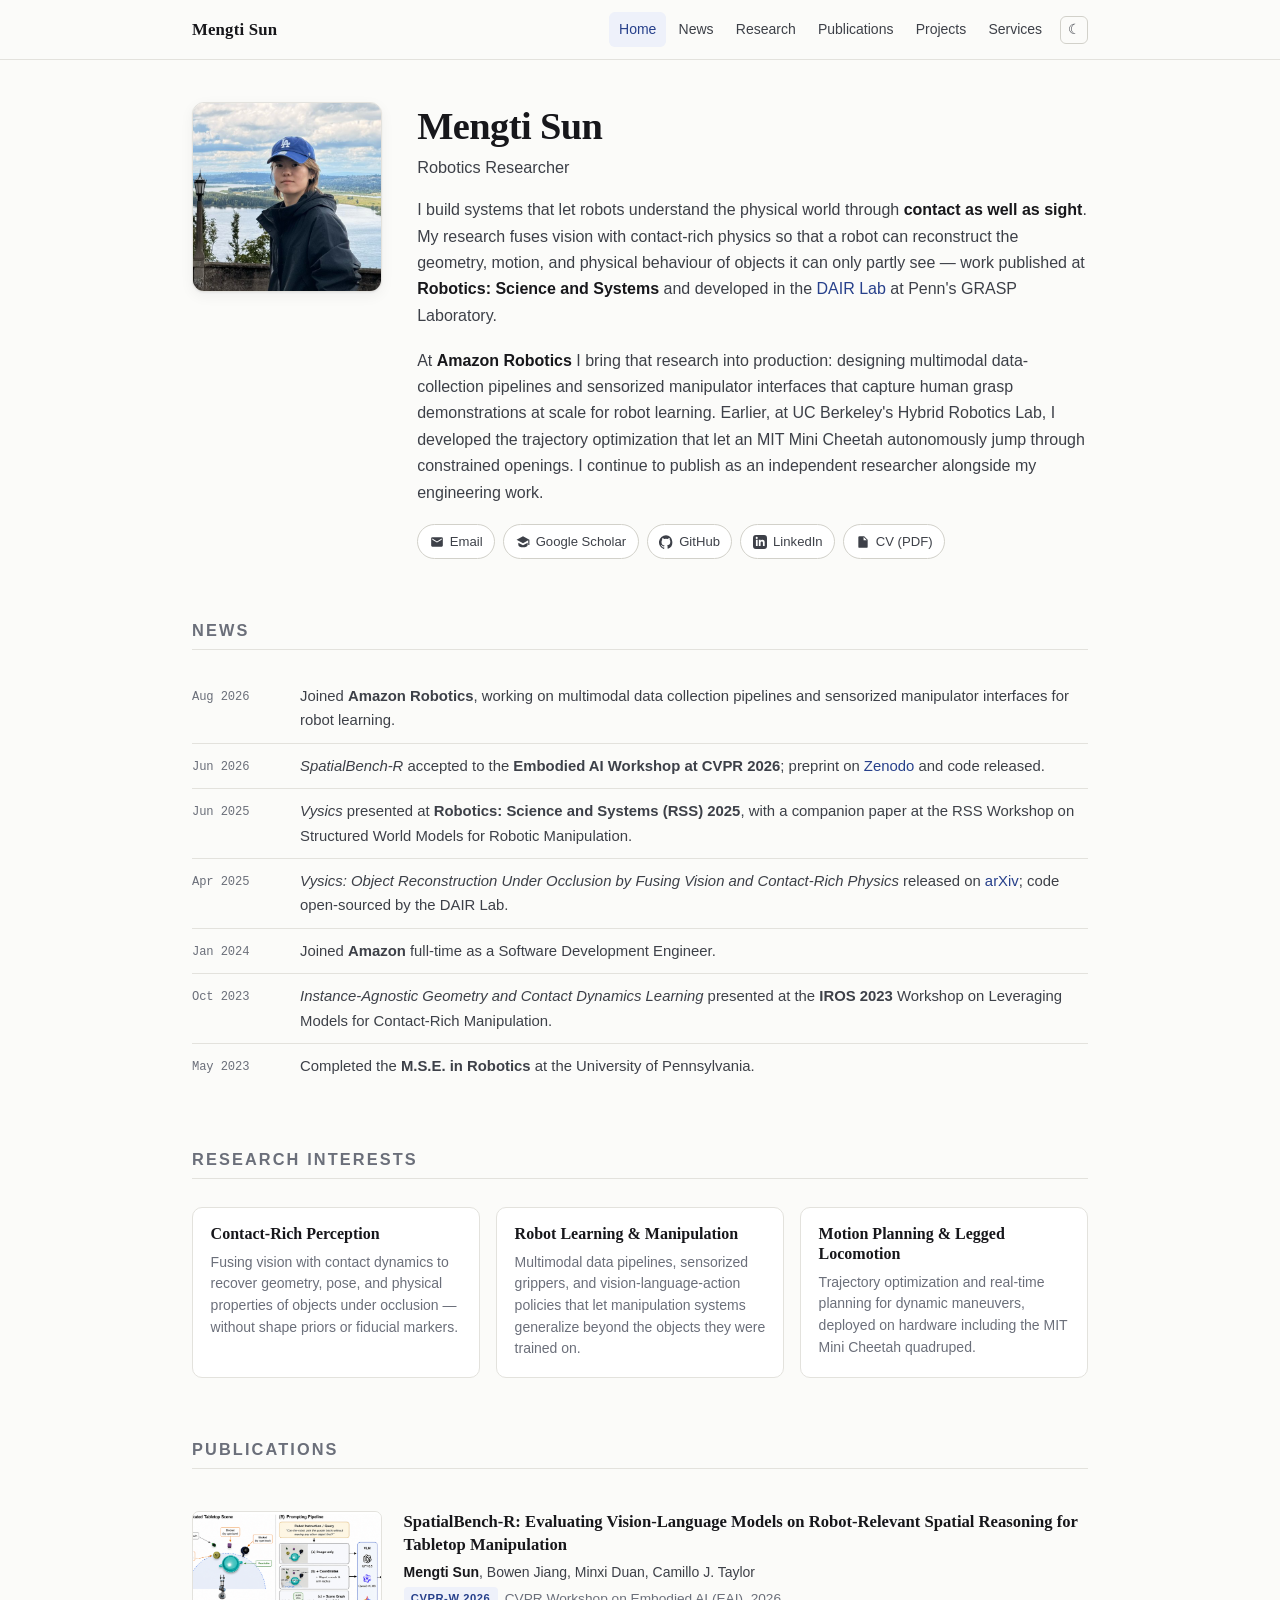
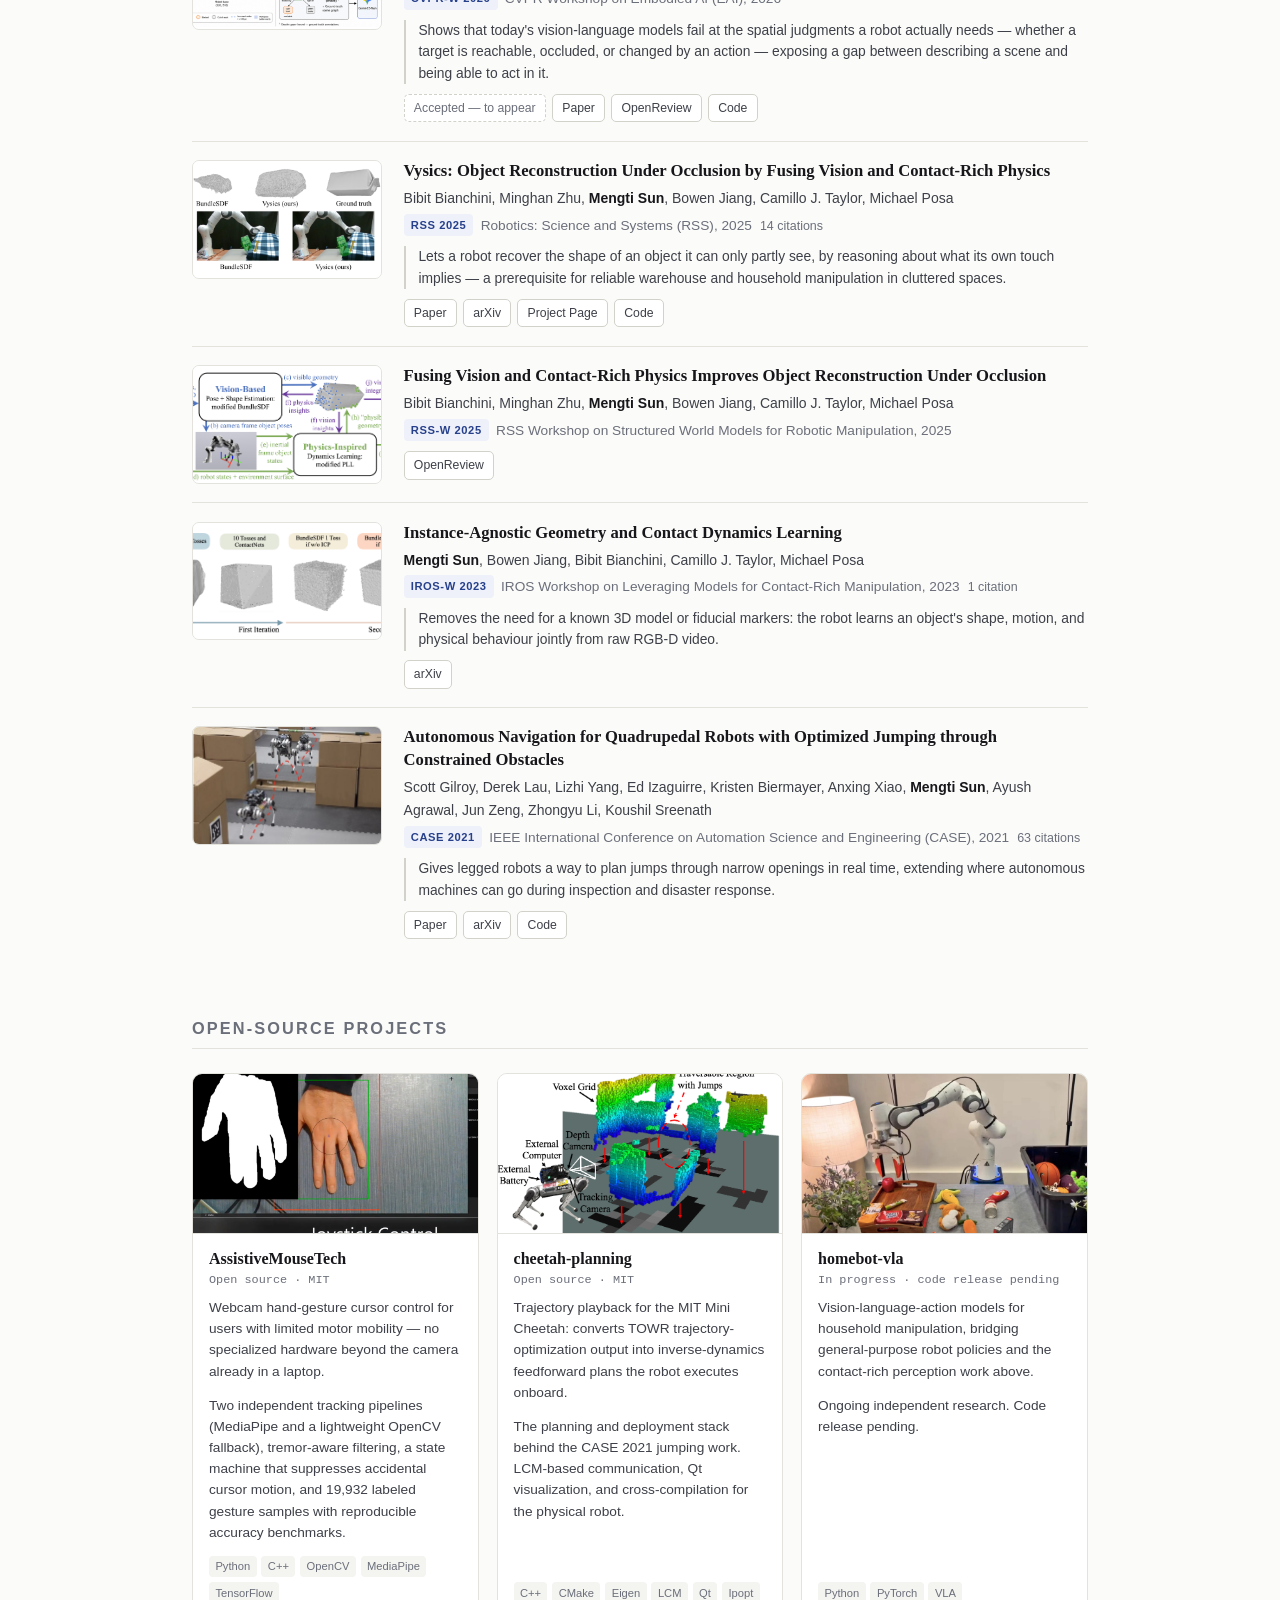
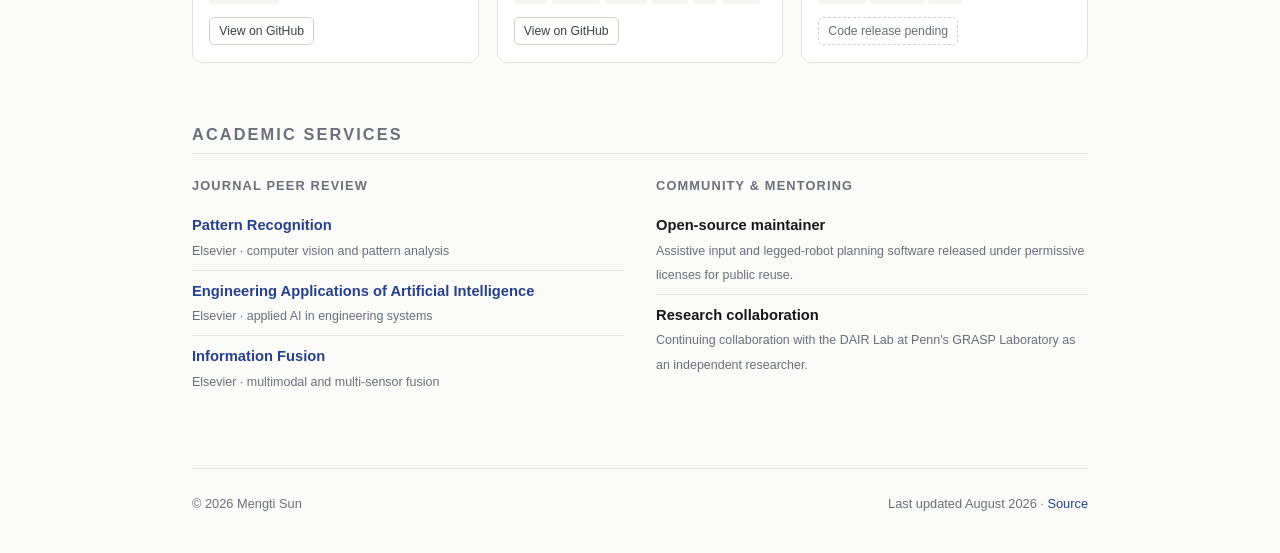
<file: index.html>
<!DOCTYPE html>
<html lang="en">
<head>
<meta charset="UTF-8">
<meta name="viewport" content="width=device-width, initial-scale=1.0">

<title>Mengti Sun</title>
<meta name="description" content="Mengti Sun — robotics researcher and Software Development Engineer II at Amazon Robotics. Research on contact-rich manipulation, physics-informed perception, and legged locomotion, published at RSS and IEEE CASE.">
<meta name="author" content="Mengti Sun">
<link rel="canonical" href="https://mengtis.github.io/">

<meta property="og:type" content="profile">
<meta property="og:title" content="Mengti Sun — Robotics Researcher &amp; Engineer">
<meta property="og:description" content="Research on contact-rich manipulation, physics-informed perception, and legged locomotion. RSS 2025, IEEE CASE 2021.">
<meta property="og:url" content="https://mengtis.github.io/">
<meta property="og:image" content="https://mengtis.github.io/assets/img/og-card.png">
<meta name="twitter:card" content="summary_large_image">

<link rel="icon" href="assets/img/favicon.svg" type="image/svg+xml">
<link rel="stylesheet" href="assets/css/style.css">
</head>
<body>

<a class="skip" href="#main">Skip to content</a>

<nav class="nav" aria-label="Primary">
  <div class="nav-inner">
    <a class="brand" href="#home">Mengti Sun</a>
    <button class="nav-toggle" type="button" aria-expanded="false" aria-controls="nav-links" aria-label="Toggle navigation">☰</button>
    <ul class="nav-links" id="nav-links">
      <li><a href="#home">Home</a></li>
      <li><a href="#news">News</a></li>
      <li><a href="#research">Research</a></li>
      <li><a href="#publications">Publications</a></li>
      <li><a href="#projects">Projects</a></li>
      <li><a href="#services">Services</a></li>
      <li><button class="theme-btn" type="button" aria-label="Switch theme">☾</button></li>
    </ul>
  </div>
</nav>

<main id="main" class="wrap">

  <!-- ============ HOME ============ -->
  <section id="home" aria-label="Introduction">
    <div class="hero">
      <img class="hero-photo" src="assets/img/profile.jpg" alt="Portrait of Mengti Sun">
      <div>
        <h1>Mengti Sun</h1>
        <p class="role">Robotics Researcher</p>
        <p class="bio">
          I build systems that let robots understand the physical world through
          <strong>contact as well as sight</strong>. My research fuses vision with contact-rich
          physics so that a robot can reconstruct the geometry, motion, and physical behaviour of
          objects it can only partly see — work published at
          <strong>Robotics: Science and Systems</strong> and developed in the
          <a href="https://dair.engineering.upenn.edu/" rel="noopener">DAIR Lab</a> at Penn's GRASP
          Laboratory.
        </p>
        <p class="bio">
          At <strong>Amazon Robotics</strong> I bring that research into production: designing
          multimodal data-collection pipelines and sensorized manipulator interfaces that capture
          human grasp demonstrations at scale for robot learning. Earlier, at UC Berkeley's Hybrid
          Robotics Lab, I developed the trajectory optimization that let an MIT Mini Cheetah
          autonomously jump through constrained openings. I continue to publish as an
          independent researcher alongside my engineering work.
        </p>
        <ul class="links">
          <li><a href="mailto:mengtisun99@gmail.com">
            <svg viewBox="0 0 24 24" aria-hidden="true"><path d="M20 4H4a2 2 0 0 0-2 2v12a2 2 0 0 0 2 2h16a2 2 0 0 0 2-2V6a2 2 0 0 0-2-2zm0 4-8 5-8-5V6l8 5 8-5z"/></svg>
            Email</a></li>
          <li><a href="https://scholar.google.com/citations?user=hXb_RHoAAAAJ" rel="noopener">
            <svg viewBox="0 0 24 24" aria-hidden="true"><path d="M12 2 1 8l11 6 9-4.9V17h2V8zM4 13.2V17c0 2.2 3.6 4 8 4s8-1.8 8-4v-3.8l-8 4.4z"/></svg>
            Google Scholar</a></li>
          <li><a href="https://github.com/mengtis" rel="noopener">
            <svg viewBox="0 0 24 24" aria-hidden="true"><path d="M12 .5a12 12 0 0 0-3.8 23.4c.6.1.8-.3.8-.6v-2c-3.3.7-4-1.6-4-1.6-.6-1.4-1.4-1.8-1.4-1.8-1.1-.7.1-.7.1-.7 1.2.1 1.8 1.2 1.8 1.2 1.1 1.8 2.8 1.3 3.5 1 .1-.8.4-1.3.8-1.6-2.7-.3-5.5-1.3-5.5-5.9 0-1.3.5-2.4 1.2-3.2-.1-.3-.5-1.5.1-3.2 0 0 1-.3 3.3 1.2a11.5 11.5 0 0 1 6 0C17.1 4.8 18.1 5.1 18.1 5.1c.6 1.7.2 2.9.1 3.2.8.8 1.2 1.9 1.2 3.2 0 4.6-2.8 5.6-5.5 5.9.4.4.8 1.1.8 2.2v3.3c0 .3.2.7.8.6A12 12 0 0 0 12 .5z"/></svg>
            GitHub</a></li>
          <li><a href="https://www.linkedin.com/in/mengti-sun-4661b2140/" rel="noopener">
            <svg viewBox="0 0 24 24" aria-hidden="true"><path d="M19 0H5a5 5 0 0 0-5 5v14a5 5 0 0 0 5 5h14a5 5 0 0 0 5-5V5a5 5 0 0 0-5-5zM8 19H5V8h3v11zM6.5 6.7a1.77 1.77 0 1 1 0-3.53 1.77 1.77 0 0 1 0 3.53zM20 19h-3v-5.6c0-3.37-4-3.11-4 0V19h-3V8h3v1.77c1.4-2.59 7-2.78 7 2.47V19z"/></svg>
            LinkedIn</a></li>
          <li><a href="assets/cv/Resume_Mengti_Sun_NIW_2026.pdf">
            <svg viewBox="0 0 24 24" aria-hidden="true"><path d="M14 2H6a2 2 0 0 0-2 2v16a2 2 0 0 0 2 2h12a2 2 0 0 0 2-2V8zm-1 7V3.5L18.5 9z"/></svg>
            CV (PDF)</a></li>
        </ul>
      </div>
    </div>

  </section>

  <!-- ============ NEWS ============ -->
  <section id="news" aria-labelledby="news-h">
    <h2 class="sec-title" id="news-h">News</h2>
    <ul class="news">
      <li>
        <span class="date">Aug 2026</span>
        <span class="what">Joined <strong>Amazon Robotics</strong>, working on multimodal data collection pipelines and sensorized manipulator interfaces for robot learning.</span>
      </li>
      <li>
        <span class="date">Jun 2026</span>
        <span class="what"><em>SpatialBench-R</em> accepted to the <strong>Embodied AI Workshop at CVPR 2026</strong>; preprint on <a href="https://doi.org/10.5281/zenodo.22197469" rel="noopener">Zenodo</a> and code released.</span>
      </li>
      <li>
        <span class="date">Jun 2025</span>
        <span class="what"><em>Vysics</em> presented at <strong>Robotics: Science and Systems (RSS) 2025</strong>, with a companion paper at the RSS Workshop on Structured World Models for Robotic Manipulation.</span>
      </li>
      <li>
        <span class="date">Apr 2025</span>
        <span class="what"><em>Vysics: Object Reconstruction Under Occlusion by Fusing Vision and Contact-Rich Physics</em> released on <a href="https://arxiv.org/abs/2504.18719" rel="noopener">arXiv</a>; code open-sourced by the DAIR Lab.</span>
      </li>
      <li>
        <span class="date">Jan 2024</span>
        <span class="what">Joined <strong>Amazon</strong> full-time as a Software Development Engineer.</span>
      </li>
      <li>
        <span class="date">Oct 2023</span>
        <span class="what"><em>Instance-Agnostic Geometry and Contact Dynamics Learning</em> presented at the <strong>IROS 2023</strong> Workshop on Leveraging Models for Contact-Rich Manipulation.</span>
      </li>
      <li>
        <span class="date">May 2023</span>
        <span class="what">Completed the <strong>M.S.E. in Robotics</strong> at the University of Pennsylvania.</span>
      </li>
    </ul>
  </section>

  <!-- ============ ABOUT ============ -->
  <section id="research" aria-labelledby="research-h">
    <h2 class="sec-title" id="research-h">Research Interests</h2>
    <div class="interests">
      <div class="interest">
        <h3>Contact-Rich Perception</h3>
        <p>Fusing vision with contact dynamics to recover geometry, pose, and physical properties of objects under occlusion — without shape priors or fiducial markers.</p>
      </div>
      <div class="interest">
        <h3>Robot Learning &amp; Manipulation</h3>
        <p>Multimodal data pipelines, sensorized grippers, and vision-language-action policies that let manipulation systems generalize beyond the objects they were trained on.</p>
      </div>
      <div class="interest">
        <h3>Motion Planning &amp; Legged Locomotion</h3>
        <p>Trajectory optimization and real-time planning for dynamic maneuvers, deployed on hardware including the MIT Mini Cheetah quadruped.</p>
      </div>
    </div>
  </section>

  <!-- ============ PUBLICATIONS ============ -->
  <section id="publications" aria-labelledby="pubs-h">
    <h2 class="sec-title" id="pubs-h">Publications</h2>
    <div id="pub-list"></div>
  </section>

  <!-- ============ PROJECTS ============ -->
  <section id="projects" aria-labelledby="proj-h">
    <h2 class="sec-title" id="proj-h">Open-Source Projects</h2>
    <div class="projects" id="project-list"></div>
  </section>

  <!-- ============ SERVICES ============ -->
  <section id="services" aria-labelledby="svc-h">
    <h2 class="sec-title" id="svc-h">Academic Services</h2>
    <div class="svc">
      <div>
        <h3>Journal Peer Review</h3>
        <ul class="svc-list">
          <li>
            <span class="pub-name"><a href="https://www.sciencedirect.com/journal/pattern-recognition" rel="noopener">Pattern Recognition</a></span>
            <span class="pub-meta">Elsevier · computer vision and pattern analysis</span>
          </li>
          <li>
            <span class="pub-name"><a href="https://www.sciencedirect.com/journal/engineering-applications-of-artificial-intelligence" rel="noopener">Engineering Applications of Artificial Intelligence</a></span>
            <span class="pub-meta">Elsevier · applied AI in engineering systems</span>
          </li>
          <li>
            <span class="pub-name"><a href="https://www.sciencedirect.com/journal/information-fusion" rel="noopener">Information Fusion</a></span>
            <span class="pub-meta">Elsevier · multimodal and multi-sensor fusion</span>
          </li>
        </ul>
      </div>
      <div>
        <h3>Community &amp; Mentoring</h3>
        <ul class="svc-list">
          <li>
            <span class="pub-name">Open-source maintainer</span>
            <span class="pub-meta">Assistive input and legged-robot planning software released under permissive licenses for public reuse.</span>
          </li>
          <li>
            <span class="pub-name">Research collaboration</span>
            <span class="pub-meta">Continuing collaboration with the DAIR Lab at Penn's GRASP Laboratory as an independent researcher.</span>
          </li>
        </ul>
      </div>
    </div>
  </section>

  <footer class="foot">
    <span>© <span id="year">2026</span> Mengti Sun</span>
    <span>Last updated August 2026 · <a href="https://github.com/mengtis/mengtis.github.io" rel="noopener">Source</a></span>
  </footer>

</main>

<script src="assets/data/publications.js"></script>
<script src="assets/js/main.js"></script>
</body>
</html>
</file>
<file: assets/css/style.css>
/* =========================================================
   Mengti Sun — personal site
   Single stylesheet: tokens, layout, components, dark, print
   ========================================================= */

/* ---------- Design tokens ---------- */
:root {
  --bg:        #fbfbf9;
  --surface:   #ffffff;
  --surface-2: #f4f4f1;
  --ink:       #17171b;
  --ink-2:     #3d4048;
  --muted:     #6b6f7a;
  --border:    #e3e2dd;
  --border-2:  #d2d1ca;
  --accent:    #27408b;
  --accent-2:  #1b2f6b;
  --accent-bg: #eef1fa;
  --shadow:    0 1px 2px rgba(20,20,30,.05), 0 4px 14px rgba(20,20,30,.05);

  --serif: "Iowan Old Style", "Source Serif 4", "Charter", Georgia, "Times New Roman", serif;
  --sans:  -apple-system, BlinkMacSystemFont, "Segoe UI", Inter, Roboto, "Helvetica Neue", Arial, sans-serif;
  --mono:  ui-monospace, SFMono-Regular, "SF Mono", Menlo, Consolas, monospace;

  --wrap: 940px;
  --nav-h: 60px;
  --r: 10px;
}

@media (prefers-color-scheme: dark) {
  :root:not([data-theme="light"]) {
    --bg:        #0e1014;
    --surface:   #15181f;
    --surface-2: #1b1f28;
    --ink:       #e9eaee;
    --ink-2:     #c3c6ce;
    --muted:     #949aa6;
    --border:    #262a34;
    --border-2:  #333846;
    --accent:    #9fb2ff;
    --accent-2:  #c3ceff;
    --accent-bg: #1a2140;
    --shadow:    0 1px 2px rgba(0,0,0,.4), 0 4px 14px rgba(0,0,0,.3);
  }
}
:root[data-theme="dark"] {
  --bg:        #0e1014;
  --surface:   #15181f;
  --surface-2: #1b1f28;
  --ink:       #e9eaee;
  --ink-2:     #c3c6ce;
  --muted:     #949aa6;
  --border:    #262a34;
  --border-2:  #333846;
  --accent:    #9fb2ff;
  --accent-2:  #c3ceff;
  --accent-bg: #1a2140;
  --shadow:    0 1px 2px rgba(0,0,0,.4), 0 4px 14px rgba(0,0,0,.3);
}

/* ---------- Reset / base ---------- */
*, *::before, *::after { box-sizing: border-box; }
html { -webkit-text-size-adjust: 100%; scroll-behavior: smooth; scroll-padding-top: calc(var(--nav-h) + 18px); }
@media (prefers-reduced-motion: reduce) {
  html { scroll-behavior: auto; }
  *, *::before, *::after { animation-duration: .001ms !important; transition-duration: .001ms !important; }
}

body {
  margin: 0;
  background: var(--bg);
  color: var(--ink);
  font-family: var(--sans);
  font-size: 16px;
  line-height: 1.65;
  -webkit-font-smoothing: antialiased;
}

img { max-width: 100%; display: block; }
a { color: var(--accent); text-decoration: none; }
a:hover { color: var(--accent-2); text-decoration: underline; text-underline-offset: 2px; }
h1, h2, h3, h4 { font-family: var(--serif); font-weight: 600; line-height: 1.25; color: var(--ink); }
p { margin: 0 0 1em; }
ul { margin: 0; padding-left: 1.15em; }

:focus-visible { outline: 2px solid var(--accent); outline-offset: 3px; border-radius: 3px; }

.skip {
  position: absolute; left: -9999px; top: 0; z-index: 100;
  background: var(--accent); color: #fff; padding: .6rem 1rem; border-radius: 0 0 var(--r) 0;
}
.skip:focus { left: 0; }

.wrap { max-width: var(--wrap); margin: 0 auto; padding: 0 22px; }

/* ---------- Nav ---------- */
.nav {
  position: sticky; top: 0; z-index: 50;
  height: var(--nav-h);
  background: color-mix(in srgb, var(--bg) 88%, transparent);
  backdrop-filter: saturate(180%) blur(12px);
  -webkit-backdrop-filter: saturate(180%) blur(12px);
  border-bottom: 1px solid var(--border);
}
.nav-inner {
  max-width: var(--wrap); margin: 0 auto; padding: 0 22px;
  height: 100%; display: flex; align-items: center; justify-content: space-between; gap: 1rem;
}
.brand {
  font-family: var(--serif); font-size: 1.05rem; font-weight: 600;
  color: var(--ink); letter-spacing: .01em; white-space: nowrap;
}
.brand:hover { text-decoration: none; color: var(--accent); }

.nav-links { display: flex; align-items: center; gap: .15rem; list-style: none; margin: 0; padding: 0; }
.nav-links a {
  display: block; padding: .4rem .62rem; border-radius: 6px;
  font-size: .875rem; color: var(--ink-2); font-weight: 500;
}
.nav-links a:hover { background: var(--surface-2); color: var(--ink); text-decoration: none; }
.nav-links a.active { color: var(--accent); background: var(--accent-bg); }

.theme-btn {
  background: none; border: 1px solid var(--border-2); border-radius: 6px;
  width: 28px; height: 28px; margin-left: .35rem; cursor: pointer;
  color: var(--ink-2); font-size: .85rem; line-height: 1; padding: 0;
  display: inline-flex; align-items: center; justify-content: center;
}
.theme-btn:hover { border-color: var(--accent); color: var(--accent); }

.nav-toggle {
  display: none; background: none; border: 1px solid var(--border-2); border-radius: 7px;
  padding: .35rem .5rem; cursor: pointer; color: var(--ink); font: inherit; line-height: 1;
}

@media (max-width: 800px) {
  .nav-toggle { display: block; }
  .nav-links {
    position: absolute; top: var(--nav-h); left: 0; right: 0;
    flex-direction: column; align-items: stretch; gap: 0;
    background: var(--surface); border-bottom: 1px solid var(--border);
    padding: .5rem 22px 1rem; box-shadow: var(--shadow);
  }
  .nav-links[hidden] { display: none; }
  .nav-links a { padding: .6rem .5rem; font-size: .95rem; }
  .nav-links li:last-child { padding: .5rem .5rem 0; }
  .theme-btn { margin-left: 0; }
}

/* ---------- Section scaffolding ---------- */
section { padding: 3.2rem 0 .6rem; }
section:first-of-type { padding-top: 2.6rem; }

.sec-title {
  font-size: 1.02rem; text-transform: uppercase; letter-spacing: .13em;
  font-family: var(--sans); font-weight: 600; color: var(--muted);
  margin: 0 0 1.5rem; padding-bottom: .55rem; border-bottom: 1px solid var(--border);
}

/* ---------- Hero ---------- */
.hero { display: grid; grid-template-columns: 190px 1fr; gap: 2.2rem; align-items: start; }
.hero-photo {
  width: 190px; height: 190px; border-radius: 12px; object-fit: cover;
  border: 1px solid var(--border); background: var(--surface-2); box-shadow: var(--shadow);
}
.hero h1 { font-size: 2.4rem; margin: 0 0 .3rem; letter-spacing: -.015em; }
.hero .role { font-size: 1.02rem; color: var(--ink-2); margin: 0 0 1rem; font-weight: 500; }
.hero .bio { color: var(--ink-2); margin-bottom: 1.15rem; }
.hero .bio strong { color: var(--ink); font-weight: 600; }

.links { display: flex; flex-wrap: wrap; gap: .5rem; list-style: none; margin: 0; padding: 0; }
.links a {
  display: inline-flex; align-items: center; gap: .38rem;
  padding: .34rem .72rem; border: 1px solid var(--border-2); border-radius: 99px;
  font-size: .82rem; font-weight: 500; color: var(--ink-2); background: var(--surface);
  transition: border-color .15s, color .15s;
}
.links a:hover { border-color: var(--accent); color: var(--accent); text-decoration: none; }
.links svg { width: 14px; height: 14px; fill: currentColor; flex: none; }

@media (max-width: 700px) {
  .hero { grid-template-columns: 1fr; gap: 1.4rem; }
  .hero-photo { width: 140px; height: 140px; }
  .hero h1 { font-size: 1.95rem; }
}

/* ---------- News ---------- */
.news { list-style: none; padding: 0; margin: 0; }
.news li {
  display: grid; grid-template-columns: 92px 1fr; gap: 1rem;
  padding: .62rem 0; border-bottom: 1px solid var(--border); font-size: .93rem;
}
.news li:last-child { border-bottom: 0; }
.news .date {
  font-family: var(--mono); font-size: .76rem; color: var(--muted);
  padding-top: .18rem; white-space: nowrap; letter-spacing: -.01em;
}
.news .what { color: var(--ink-2); }
@media (max-width: 560px) {
  .news li { grid-template-columns: 1fr; gap: .12rem; }
  .news .date { padding-top: 0; }
}

/* ---------- About ---------- */
.interests { display: grid; grid-template-columns: repeat(3, 1fr); gap: 1rem; margin-top: 1.7rem; }
.interest {
  background: var(--surface); border: 1px solid var(--border);
  border-radius: var(--r); padding: 1.05rem 1.1rem;
}
.interest h3 { font-size: 1rem; margin: 0 0 .45rem; }
.interest p { font-size: .875rem; color: var(--muted); margin: 0; line-height: 1.55; }
@media (max-width: 800px) { .interests { grid-template-columns: 1fr; } }

/* ---------- Publications ---------- */
.pub {
  display: grid; grid-template-columns: 190px 1fr; gap: 1.35rem;
  padding: 1.15rem 0; border-bottom: 1px solid var(--border); align-items: start;
}
.pub:last-child { border-bottom: 0; }
.pub-fig {
  width: 100%; aspect-ratio: 16 / 10; object-fit: cover;
  border: 1px solid var(--border); border-radius: 7px; background: var(--surface-2);
}
.pub-title { font-size: 1.04rem; margin: 0 0 .3rem; line-height: 1.35; }
.pub-title a { color: var(--ink); }
.pub-title a:hover { color: var(--accent); }
.pub-authors { font-size: .875rem; color: var(--ink-2); margin: 0 0 .22rem; }
.pub-authors .me { color: var(--ink); font-weight: 700; }
.pub-venue { font-size: .855rem; color: var(--muted); margin: 0 0 .55rem; }
.pub-venue .badge {
  display: inline-block; background: var(--accent-bg); color: var(--accent);
  font-family: var(--sans); font-size: .7rem; font-weight: 700;
  letter-spacing: .05em; text-transform: uppercase;
  padding: .12rem .45rem; border-radius: 4px; margin-right: .45rem;
  vertical-align: 1px;
}
.pub-why {
  font-size: .865rem; color: var(--ink-2); margin: 0 0 .6rem;
  padding-left: .8rem; border-left: 2px solid var(--border-2); line-height: 1.55;
}
.pub-cites { font-size: .78rem; color: var(--muted); margin-left: .5rem; }

.chips { display: flex; flex-wrap: wrap; gap: .38rem; list-style: none; padding: 0; margin: 0; }
.chips a, .chips span {
  display: inline-block; padding: .2rem .58rem; border-radius: 5px;
  font-size: .765rem; font-weight: 500;
  border: 1px solid var(--border-2); color: var(--ink-2); background: var(--surface);
}
.chips a:hover { border-color: var(--accent); color: var(--accent); text-decoration: none; }
.chips span { color: var(--muted); border-style: dashed; }

@media (max-width: 700px) {
  .pub { grid-template-columns: 1fr; gap: .8rem; }
  .pub-fig { max-width: 320px; }
}

/* ---------- Projects ---------- */
.projects { display: grid; grid-template-columns: repeat(3, 1fr); gap: 1.1rem; }
.project {
  display: flex; flex-direction: column;
  background: var(--surface); border: 1px solid var(--border);
  border-radius: var(--r); overflow: hidden; transition: border-color .15s, transform .15s;
}
.project:hover { border-color: var(--border-2); transform: translateY(-2px); }
.project-fig {
  width: 100%; aspect-ratio: 16 / 9; object-fit: cover;
  background: var(--surface-2); border-bottom: 1px solid var(--border);
}
.project-body { padding: .95rem 1rem 1.05rem; display: flex; flex-direction: column; flex: 1; }
.project h3 { font-size: 1rem; margin: 0 0 .1rem; }
.project h3 a { color: var(--ink); }
.project h3 a:hover { color: var(--accent); }
.project .meta { font-size: .74rem; color: var(--muted); margin: 0 0 .5rem; font-family: var(--mono); }
.project p { font-size: .855rem; color: var(--ink-2); margin: 0 0 .8rem; line-height: 1.55; }
.project .tech { display: flex; flex-wrap: wrap; gap: .3rem; margin: auto 0 .8rem; list-style: none; padding: 0; }
.project .tech li {
  font-size: .7rem; color: var(--muted); background: var(--surface-2);
  border-radius: 4px; padding: .1rem .4rem;
}
@media (max-width: 860px) { .projects { grid-template-columns: 1fr; } }

/* ---------- Services ---------- */
.svc { display: grid; grid-template-columns: repeat(2, 1fr); gap: 1.6rem 2rem; }
.svc h3 {
  font-family: var(--sans); font-size: .8rem; font-weight: 600;
  text-transform: uppercase; letter-spacing: .09em; color: var(--muted); margin: 0 0 .7rem;
}
.svc-list { list-style: none; padding: 0; margin: 0; }
.svc-list li {
  padding: .5rem 0; border-bottom: 1px solid var(--border);
  font-size: .92rem; color: var(--ink-2);
}
.svc-list li:last-child { border-bottom: 0; }
.svc-list .pub-name { color: var(--ink); font-weight: 600; display: block; }
.svc-list .pub-meta { font-size: .78rem; color: var(--muted); }
@media (max-width: 700px) { .svc { grid-template-columns: 1fr; } }

/* ---------- Buttons ---------- */
.btn {
  display: inline-flex; align-items: center; gap: .45rem;
  background: var(--accent); color: #fff; border-radius: 7px;
  padding: .55rem 1.05rem; font-size: .875rem; font-weight: 600;
}
:root[data-theme="dark"] .btn, :root:not([data-theme="light"]) .btn { color: var(--bg); }
@media (prefers-color-scheme: light) { :root:not([data-theme="dark"]) .btn { color: #fff; } }
.btn:hover { background: var(--accent-2); text-decoration: none; }
.btn svg { width: 14px; height: 14px; fill: currentColor; }

/* ---------- Footer ---------- */
.foot {
  margin-top: 3.6rem; border-top: 1px solid var(--border);
  padding: 1.5rem 0 2.4rem; font-size: .8rem; color: var(--muted);
  display: flex; flex-wrap: wrap; gap: .6rem; justify-content: space-between;
}

/* ---------- Print (NIW exhibit) ---------- */
@media print {
  :root {
    --bg: #fff; --surface: #fff; --surface-2: #fff;
    --ink: #000; --ink-2: #1a1a1a; --muted: #444;
    --border: #bbb; --border-2: #999; --accent: #000; --accent-bg: #eee;
    --shadow: none;
  }
  body { font-size: 10.5pt; line-height: 1.45; }
  .nav, .nav-toggle, .skip, .theme-btn { display: none !important; }
  html { scroll-padding-top: 0; }
  a { color: #000; text-decoration: none; }
  /* expand URLs so a printed page is self-verifying */
  .chips a::after, .links a::after, .project h3 a::after {
    content: " (" attr(href) ")"; font-size: 7.5pt; color: #444; font-family: var(--mono);
    word-break: break-all; font-weight: 400;
  }
  section { padding: 1.1rem 0 .2rem; }
  .sec-title { break-after: avoid; }
  .sec-title { font-size: 11pt; letter-spacing: .08em; }
  .pub, .project, .interest, .news li, .svc-list li { break-inside: avoid; }
  .links { display: block; font-size: 9.5pt; line-height: 1.5; }
  .links li { display: block; }
  .links a { border: 0; padding: 0; background: none; display: inline; font-weight: 600; }
  .links svg { display: none; }
  .chips a { border-color: #999; }
  .projects { grid-template-columns: repeat(2, 1fr); }
  .project { border-color: #bbb; }
  .project:hover { transform: none; }
  .hero { break-after: avoid; }
  .foot { break-before: avoid; }
}
</file>
